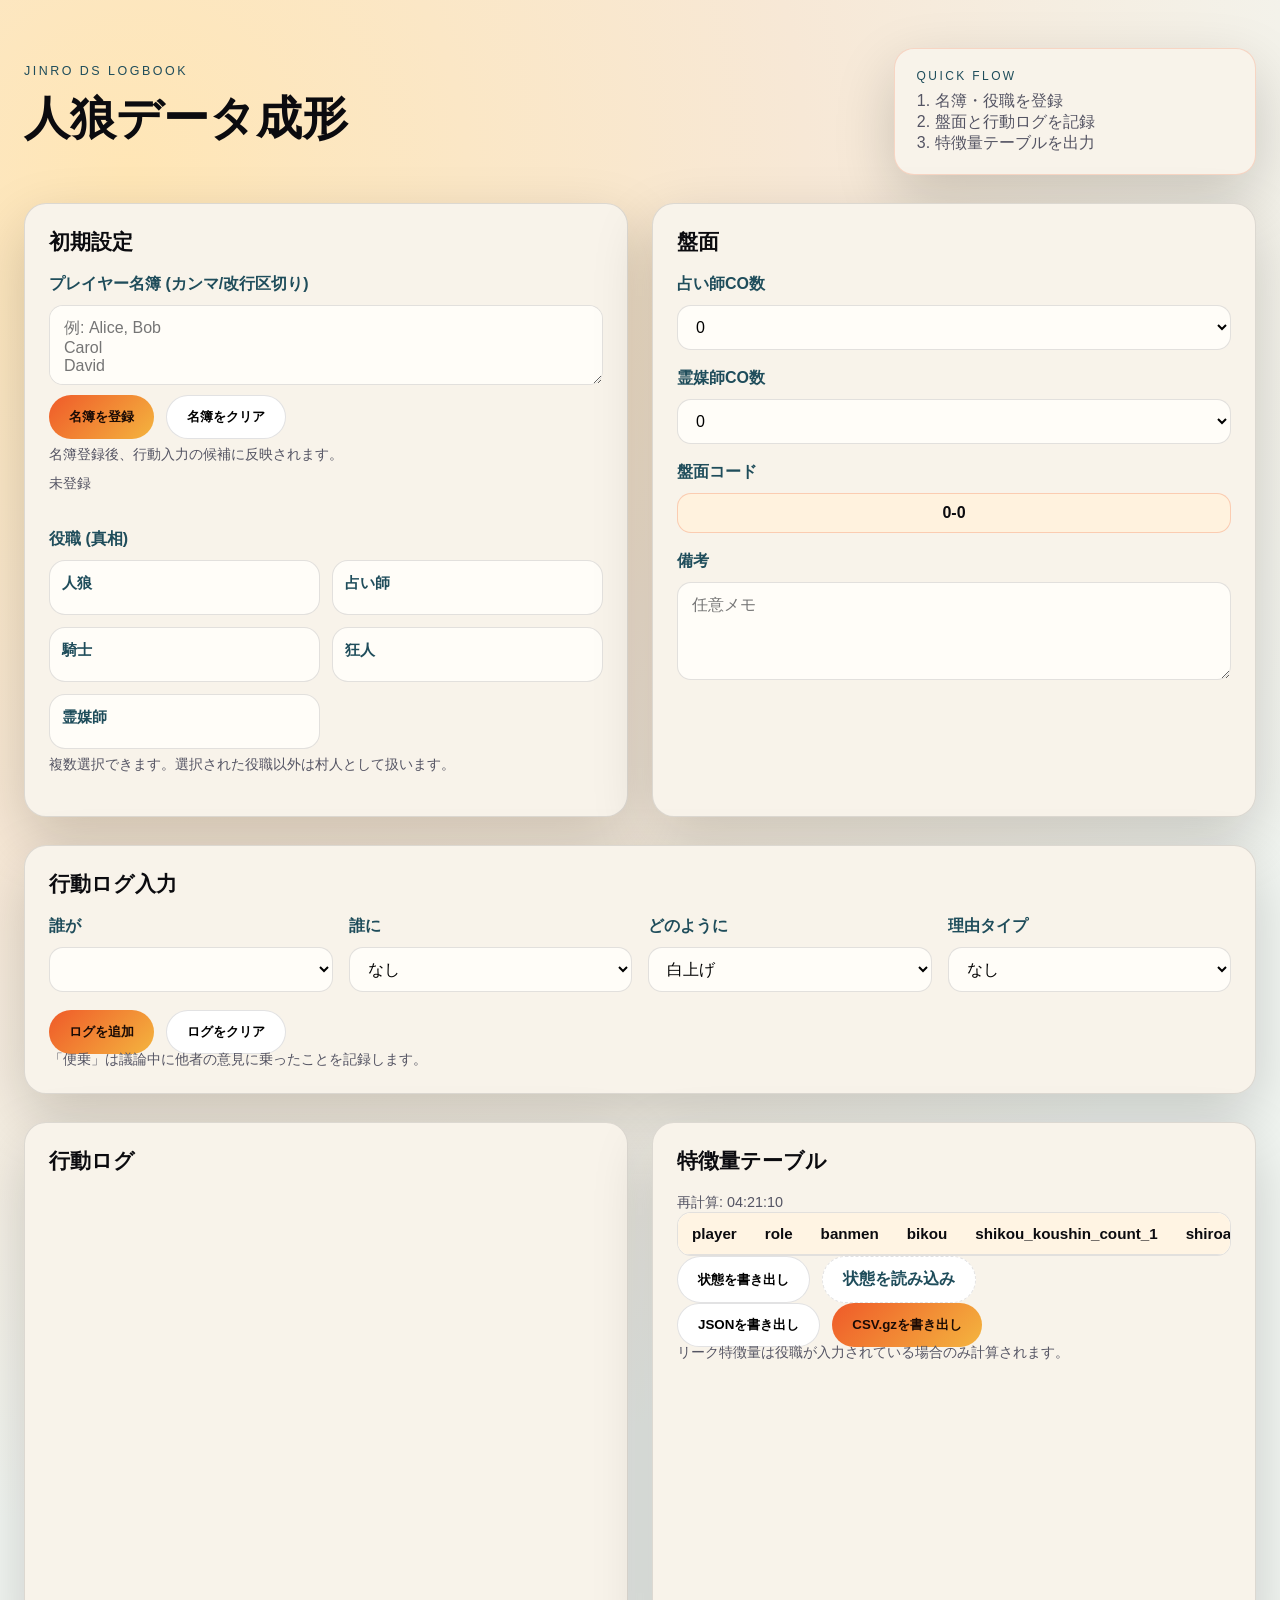
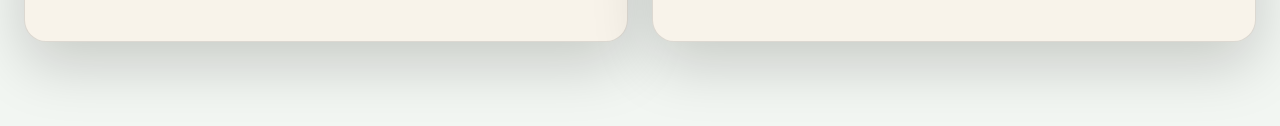
<file: Jinro-DS/index.html>
<!doctype html>
<html lang="ja">
  <head>
    <meta charset="utf-8" />
    <meta name="viewport" content="width=device-width, initial-scale=1" />
    <title>Jinro DS Logbook</title>
    <link rel="stylesheet" href="styles.css" />
  </head>
  <body>
    <main class="page">
      <header class="hero">
        <div>
          <p class="eyebrow">Jinro DS Logbook</p>
          <h1>人狼データ成形</h1>
        </div>
        <div class="hero-card">
          <p class="hero-label">Quick Flow</p>
          <ol>
            <li>名簿・役職を登録</li>
            <li>盤面と行動ログを記録</li>
            <li>特徴量テーブルを出力</li>
          </ol>
        </div>
      </header>

      <section class="grid">
        <section class="panel">
          <h2>初期設定</h2>
          <div class="field">
            <label for="player-names">プレイヤー名簿 (カンマ/改行区切り)</label>
            <textarea
              id="player-names"
              rows="3"
              placeholder="例: Alice, Bob&#10;Carol&#10;David"
            ></textarea>
            <div class="row">
              <button id="apply-players" class="primary">名簿を登録</button>
              <button id="clear-players" class="ghost">名簿をクリア</button>
            </div>
            <p class="help">名簿登録後、行動入力の候補に反映されます。</p>
            <p id="player-status" class="status">未登録</p>
            <div id="player-cards" class="player-cards"></div>
          </div>

          <div class="field">
            <label>役職 (真相)</label>
            <div class="role-grid">
              <div class="role-card">
                <span class="role-title">人狼</span>
                <div id="role-wolf" class="role-list" data-role="wolf"></div>
              </div>
              <div class="role-card">
                <span class="role-title">占い師</span>
                <div id="role-seer" class="role-list" data-role="seer"></div>
              </div>
              <div class="role-card">
                <span class="role-title">騎士</span>
                <div id="role-knight" class="role-list" data-role="knight"></div>
              </div>
              <div class="role-card">
                <span class="role-title">狂人</span>
                <div id="role-mad" class="role-list" data-role="mad"></div>
              </div>
              <div class="role-card">
                <span class="role-title">霊媒師</span>
                <div id="role-medium" class="role-list" data-role="medium"></div>
              </div>
            </div>
            <p class="help">複数選択できます。選択された役職以外は村人として扱います。</p>
          </div>
        </section>

        <section class="panel">
          <h2>盤面</h2>
          <div class="field">
            <label for="seer-count">占い師CO数</label>
            <select id="seer-count"></select>
          </div>
          <div class="field">
            <label for="medium-count">霊媒師CO数</label>
            <select id="medium-count"></select>
          </div>
          <div class="field">
            <label>盤面コード</label>
            <div id="banmen-code" class="badge">0-0</div>
          </div>
          <div class="field">
            <label for="note">備考</label>
            <textarea id="note" rows="4" placeholder="任意メモ"></textarea>
          </div>
        </section>
      </section>

      <section class="panel">
        <h2>行動ログ入力</h2>
        <div class="action-grid">
          <div class="field">
            <label for="actor">誰が</label>
            <select id="actor"></select>
          </div>
          <div class="field">
            <label for="target">誰に</label>
            <select id="target"></select>
          </div>
          <div class="field">
            <label for="action">どのように</label>
            <select id="action"></select>
          </div>
          <div class="field">
            <label for="reason">理由タイプ</label>
            <select id="reason"></select>
          </div>
        </div>
        <div class="row">
          <button id="add-log" class="primary">ログを追加</button>
          <button id="clear-logs" class="ghost">ログをクリア</button>
        </div>
        <p class="help">「便乗」は議論中に他者の意見に乗ったことを記録します。</p>
      </section>

      <section class="grid">
        <section class="panel log-panel">
          <h2>行動ログ</h2>
          <div id="log-list" class="log-list"></div>
        </section>

        <section class="panel">
          <h2>特徴量テーブル</h2>
          <div id="recalc-status" class="status">再計算: --:--:--</div>
          <div class="table-wrap">
            <table id="feature-table">
              <thead></thead>
              <tbody></tbody>
            </table>
          </div>
          <div class="row">
            <button id="export-state" class="ghost">状態を書き出し</button>
            <label class="ghost file-button">
              状態を読み込み
              <input id="import-state" type="file" accept=".json,application/json" hidden />
            </label>
          </div>
          <div class="row">
            <button id="export-json" class="ghost">JSONを書き出し</button>
            <button id="export-csv" class="primary">CSV.gzを書き出し</button>
          </div>
          <p class="help">リーク特徴量は役職が入力されている場合のみ計算されます。</p>
        </section>
      </section>
    </main>

    <script src="app.js?v=3"></script>
  </body>
</html>
</file>
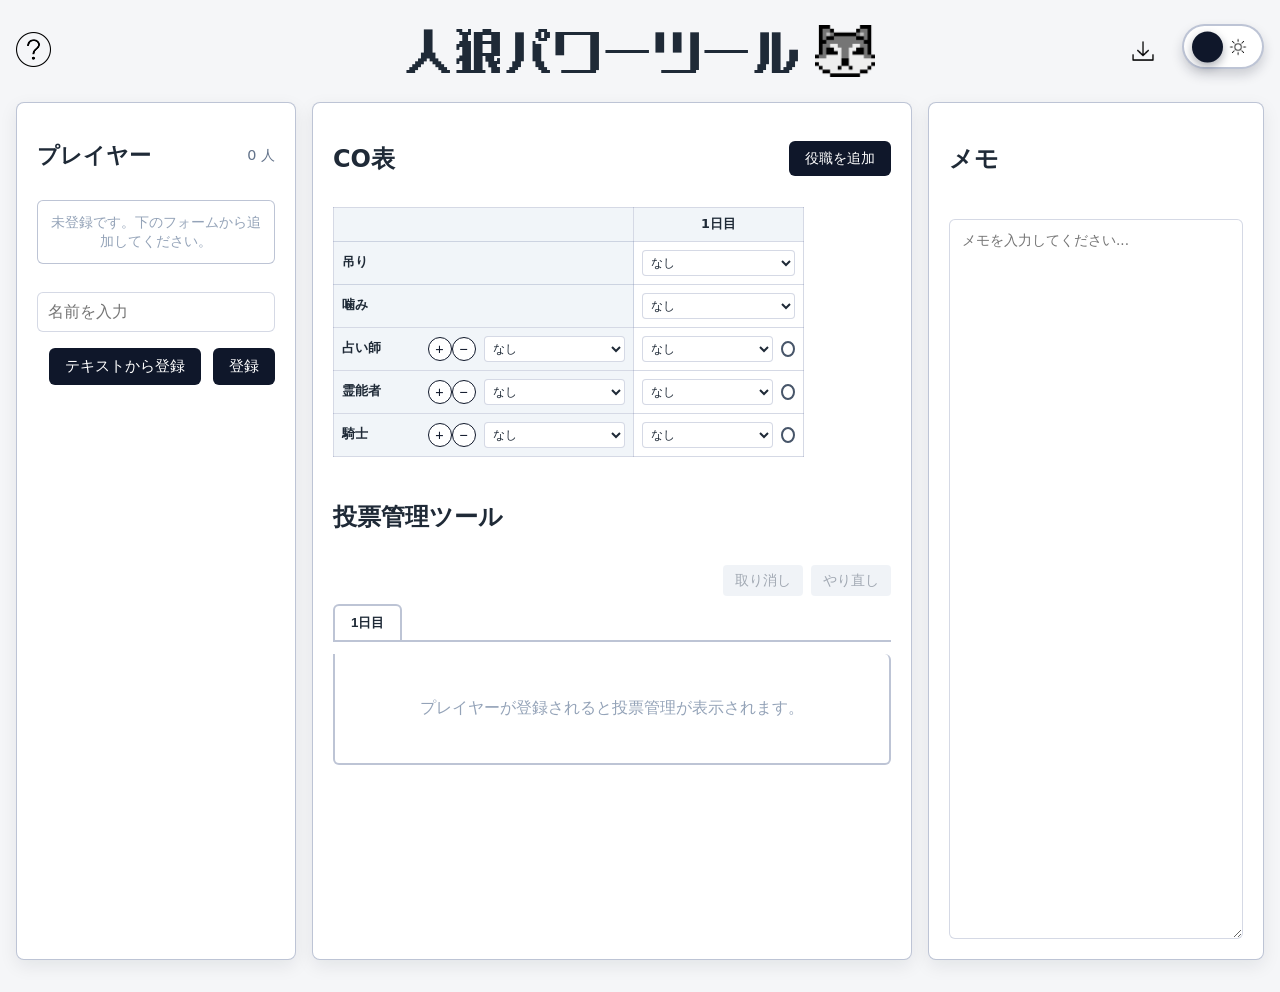
<file: jinro_tools/index.html>
<!DOCTYPE html>
<html lang="ja">
    <head>
        <meta charset="UTF-8">
        <meta name="viewport" content="width=device-width, initial-scale=1.0">
        <title>人狼パワーツール</title>
        <link rel="stylesheet" href="styles.css">
        <link rel="icon" href="images/okami_halloween_gray.png" type="image/png">
    </head>
<body>
    <div class="app">
        <header class="app-toolbar">
            <div class="toolbar-start">
                <img
                    src="images/hatena.png"
                    alt="つかいかた"
                    id="openHelpModalBtn"
                    class="toolbar-icon help-icon"
                    role="button"
                    tabindex="0"
                    aria-pressed="false"
                >
            </div>
            <div class="brand-logo">
                <span class="brand-text">人狼パワーツール</span>
                <img src="images/okami_halloween_gray.png" alt="" class="brand-icon brand-icon-light" aria-hidden="true">
                <img src="images/moon_yellow.png" alt="" class="brand-icon brand-icon-dark" aria-hidden="true">
            </div>
            <div class="toolbar-actions">
                <img
                    src="images/download_icon.png"
                    alt="試合まとめをダウンロード"
                    id="openExportModalBtn"
                    class="toolbar-icon download-icon"
                    role="button"
                    tabindex="0"
                    loading="lazy"
                    decoding="async"
                >
                <button type="button" id="themeToggle" class="theme-toggle" aria-pressed="false" aria-label="ダークモードに切り替え">
                    <span class="visually-hidden">テーマ切り替え</span>
                    <img src="images/moon_icon_2.png" alt="" class="theme-icon theme-icon-dark" width="28" height="28" loading="lazy" decoding="async">
                    <img src="images/taiyo_icon.png" alt="" class="theme-icon theme-icon-light" width="32" height="32" loading="lazy" decoding="async">
                </button>
            </div>
        </header>
        <main class="main-layout">
            <section class="panel players-panel">
                <div class="panel-header">
                    <h2>プレイヤー</h2>
                    <span class="count">0 人</span>
                </div>
                <form id="playerForm" class="player-form">
                    <ul class="players-list" id="playersList">
                        <li class="player-card empty">未登録です。下のフォームから追加してください。</li>
                    </ul>
                    <div class="input-row">
                        <input type="text" name="name" placeholder="名前を入力" required>
                    </div>
                    <div class="player-actions">
                        <button type="button" id="openBulkModalBtn">テキストから登録</button>
                        <button type="submit">登録</button>
                    </div>
                </form>
            </section>
            <section class="panel co-panel">
                <div class="panel-header co-header">
                    <h2>CO表</h2>
                    <button type="button" id="addRoleBtn" class="role-add-inline">役職を追加</button>
                </div>
                <div class="co-table-wrapper">
                    <table class="co-table" id="coTable"></table>
                </div>
                <div class="voting-panel">
                    <div class="panel-header">
                        <h2>投票管理ツール</h2>
                    </div>
                    <div class="voting-controls">
                        <button type="button" id="undoVoteBtn" disabled>取り消し</button>
                        <button type="button" id="redoVoteBtn" disabled>やり直し</button>
                    </div>
                    <div class="voting-tabs" id="votingTabs"></div>
                    <div class="voting-tab-content" id="votingContent"></div>
                </div>
            </section>
            <section class="panel memo-panel">
                <div class="panel-header">
                    <h2>メモ</h2>
                </div>
                <textarea class="memo-textarea" placeholder="メモを入力してください..."></textarea>
            </section>
        </main>
    </div>
    <div class="modal-overlay" id="helpModal" aria-hidden="true">
        <div class="modal help-modal">
            <p class="help-intro">読み込み中です...</p>
        </div>
    </div>
    <div class="modal-overlay" id="bulkModal" aria-hidden="true">
        <div class="modal">
            <div class="modal-header">
                <h3>テキストから登録</h3>
                <button type="button" class="modal-close" id="bulkModalClose" aria-label="閉じる">×</button>
            </div>
            <p class="modal-description">カンマや改行区切りで複数の名前を貼り付けてください。</p>
            <textarea id="bulkPlayersInput" class="bulk-textarea" rows="6" placeholder="太郎, 花子&#10;田中"></textarea>
            <div class="modal-actions">
                <button type="button" id="bulkCancelBtn">キャンセル</button>
                <button type="button" id="bulkSubmitBtn" class="primary">登録する</button>
            </div>
        </div>
    </div>
    <div class="modal-overlay" id="exportModal" aria-hidden="true">
        <div class="modal">
            <div class="modal-header">
                <h3>試合まとめをダウンロード</h3>
                <button type="button" class="modal-close" id="exportModalClose" aria-label="閉じる">×</button>
            </div>
            <p class="modal-description">試合結果と正解の配役を入力してください。</p>
            <label class="modal-field-label" for="exportResultInput">試合結果</label>
            <textarea id="exportResultInput" class="modal-textarea" rows="3" placeholder="例：村人勝ち / 狼負け"></textarea>
            <label class="modal-field-label" for="exportRolesInput">正解の配役</label>
            <textarea id="exportRolesInput" class="modal-textarea" rows="4" placeholder="例: 狼: 太郎, 花子&#10;占い: 山田"></textarea>
            <div class="modal-actions">
                <button type="button" id="exportCancelBtn">キャンセル</button>
                <button type="button" id="exportSubmitBtn" class="primary">エクスポート開始</button>
            </div>
        </div>
    </div>
    <script src="main.js"></script>
</body>
</html>
</file>
<file: Jinro-DS/styles.css>
:root {
  color-scheme: light;
  --ink: #0b0b0f;
  --muted: #545463;
  --paper: #f8f3ea;
  --paper-deep: #efe4d6;
  --accent: #ef5a29;
  --accent-2: #f4b53f;
  --accent-cool: #1f4d5b;
  --border: rgba(19, 19, 26, 0.12);
  --shadow: 0 22px 60px rgba(13, 10, 6, 0.18);
}

* {
  box-sizing: border-box;
}

body {
  margin: 0;
  font-family: "Space Grotesk", "DIN Alternate", "Trebuchet MS", sans-serif;
  color: var(--ink);
  background: radial-gradient(circle at 10% 10%, #ffe6b6, #f7e8d6 35%, #f2f6f2 70%);
  min-height: 100vh;
}

.page {
  max-width: 1600px;
  margin: 0 auto;
  padding: 48px 24px 84px;
  display: grid;
  gap: 28px;
}

.hero {
  display: grid;
  grid-template-columns: 1.4fr 0.6fr;
  gap: 24px;
  align-items: center;
}

.hero-card {
  background: var(--paper);
  padding: 20px 22px;
  border-radius: 20px;
  box-shadow: var(--shadow);
  border: 1px solid rgba(239, 90, 41, 0.2);
}

.hero-card ol {
  margin: 8px 0 0;
  padding-left: 18px;
  color: var(--muted);
}

.hero-label {
  margin: 0;
  font-size: 0.75rem;
  text-transform: uppercase;
  letter-spacing: 0.2em;
  color: var(--accent-cool);
}

.eyebrow {
  font-size: 0.78rem;
  letter-spacing: 0.2em;
  text-transform: uppercase;
  color: var(--accent-cool);
  margin: 0 0 10px;
}

h1 {
  font-size: clamp(2.3rem, 3.6vw, 3.6rem);
  margin: 0 0 10px;
}

h2 {
  margin: 0 0 18px;
  font-size: 1.3rem;
}

.subhead {
  margin: 0;
  color: var(--muted);
  max-width: 700px;
}

.grid {
  display: grid;
  grid-template-columns: repeat(auto-fit, minmax(320px, 1fr));
  gap: 24px;
}

.panel {
  background: var(--paper);
  border-radius: 22px;
  padding: 24px;
  box-shadow: var(--shadow);
  border: 1px solid var(--border);
  animation: riseIn 0.7s ease both;
}

@keyframes riseIn {
  from {
    opacity: 0;
    transform: translateY(20px) scale(0.98);
  }
  to {
    opacity: 1;
    transform: translateY(0) scale(1);
  }
}

.field {
  display: grid;
  gap: 10px;
  margin-bottom: 18px;
}

.row {
  display: flex;
  gap: 12px;
  flex-wrap: wrap;
}

label {
  font-weight: 600;
  color: var(--accent-cool);
}

input,
textarea,
select {
  width: 100%;
  padding: 12px 14px;
  border-radius: 14px;
  border: 1px solid var(--border);
  font-size: 1rem;
  background: #fffdf8;
  font-family: inherit;
}

textarea {
  resize: vertical;
}

button {
  border: none;
  padding: 12px 20px;
  border-radius: 999px;
  font-weight: 600;
  cursor: pointer;
  transition: transform 0.15s ease, box-shadow 0.2s ease;
  font-family: inherit;
}

button:hover {
  transform: translateY(-1px);
  box-shadow: 0 10px 20px rgba(12, 9, 6, 0.18);
}

.primary {
  background: linear-gradient(135deg, var(--accent), var(--accent-2));
  color: #1b0b05;
}

.ghost {
  background: #fff;
  border: 1px solid var(--border);
}

.file-button {
  display: inline-flex;
  align-items: center;
  justify-content: center;
  gap: 8px;
  color: var(--accent-cool);
  border-style: dashed;
  border-radius: 999px;
  transition: transform 0.15s ease, box-shadow 0.2s ease;
  cursor: pointer;
  padding: 12px 20px;
  font-weight: 600;
  font-family: inherit;
}

.file-button:hover {
  transform: translateY(-1px);
  box-shadow: 0 10px 20px rgba(12, 9, 6, 0.18);
}

.help {
  margin: -4px 0 0;
  font-size: 0.9rem;
  color: var(--muted);
}

.badge {
  display: inline-flex;
  align-items: center;
  justify-content: center;
  padding: 10px 14px;
  border-radius: 14px;
  background: #fff2de;
  border: 1px solid rgba(239, 90, 41, 0.25);
  font-weight: 600;
}

.action-grid {
  display: grid;
  grid-template-columns: repeat(auto-fit, minmax(200px, 1fr));
  gap: 16px;
}

.table-wrap {
  overflow-x: auto;
  border-radius: 14px;
  border: 1px solid var(--border);
  background: #fffdf8;
}

table {
  width: 100%;
  border-collapse: collapse;
  min-width: 520px;
}

th,
td {
  padding: 12px 14px;
  border-bottom: 1px solid var(--border);
  text-align: left;
  font-size: 0.95rem;
}

th {
  background: #fff4e3;
  position: sticky;
  top: 0;
  z-index: 1;
}

.role-grid {
  display: grid;
  grid-template-columns: repeat(auto-fit, minmax(200px, 1fr));
  gap: 12px;
}

.role-card {
  display: grid;
  gap: 8px;
  padding: 12px;
  border-radius: 16px;
  border: 1px solid var(--border);
  background: #fffdf8;
}

.role-title {
  font-weight: 600;
  color: var(--accent-cool);
  font-size: 0.95rem;
}

.role-list {
  display: grid;
  gap: 6px;
  max-height: 180px;
  overflow-y: auto;
  padding-right: 4px;
}

.role-item {
  display: flex;
  align-items: center;
  gap: 8px;
  padding: 6px 10px;
  border-radius: 999px;
  border: 1px solid var(--border);
  background: #fff;
  font-size: 0.9rem;
}

.role-chip {
  border: 1px solid var(--border);
  border-radius: 999px;
  padding: 6px 12px;
  background: #fff;
  cursor: pointer;
  font-weight: 600;
  font-size: 0.9rem;
  transition: transform 0.12s ease, box-shadow 0.2s ease, background 0.2s ease;
}

.role-chip:hover {
  transform: translateY(-1px);
  box-shadow: 0 8px 16px rgba(12, 9, 6, 0.12);
}

.role-chip.active {
  color: #1b0b05;
}

.role-list[data-role="wolf"] .role-chip.active {
  background: #f36b3a;
}

.role-list[data-role="seer"] .role-chip.active {
  background: #f7c24c;
}

.role-list[data-role="knight"] .role-chip.active {
  background: #7fc2c6;
}

.role-list[data-role="mad"] .role-chip.active {
  background: #d9a7ff;
}

.role-list[data-role="medium"] .role-chip.active {
  background: #8fd3a6;
}

.player-cards {
  display: flex;
  flex-wrap: wrap;
  gap: 8px;
  margin-top: 8px;
}

.player-card {
  padding: 6px 12px;
  border-radius: 999px;
  background: #fffdf8;
  border: 1px solid var(--border);
  font-weight: 600;
  font-size: 0.9rem;
}

.status {
  font-size: 0.9rem;
  color: var(--muted);
  margin: 0;
}

.status.error {
  color: #8a1d1d;
  font-weight: 600;
}

.table-wrap.recalc {
  animation: recalcPulse 0.6s ease;
}

@keyframes recalcPulse {
  0% {
    box-shadow: 0 0 0 rgba(244, 181, 63, 0);
  }
  50% {
    box-shadow: 0 0 0 3px rgba(244, 181, 63, 0.35);
  }
  100% {
    box-shadow: 0 0 0 rgba(244, 181, 63, 0);
  }
}

.danger {
  background: #ffe0e0;
  color: #6a1414;
}

.log-panel {
  display: grid;
  grid-template-rows: auto 1fr;
  height: 520px;
}

.log-list {
  display: grid;
  gap: 12px;
  max-height: 100%;
  overflow-y: auto;
  padding-right: 4px;
}

.log-card {
  display: grid;
  grid-template-columns: 1fr 1fr 1fr 1fr auto;
  gap: 12px;
  align-items: center;
  padding: 12px 14px;
  border-radius: 16px;
  border: 1px solid var(--border);
  background: #fffdf8;
}

.log-actions {
  display: flex;
  gap: 6px;
  flex-wrap: wrap;
}

.log-tag {
  font-weight: 600;
  color: var(--accent-cool);
}

.log-value {
  font-weight: 600;
}

@media (max-width: 900px) {
  .hero {
    grid-template-columns: 1fr;
  }
}

@media (max-width: 720px) {
  button {
    width: 100%;
  }

  table {
    min-width: 420px;
  }
}
</file>
<file: jinro_tools/styles.css>
:root {
    font-family: "Noto Sans JP", system-ui, -apple-system, BlinkMacSystemFont, "Segoe UI", sans-serif;
    color: var(--color-text);
    background-color: var(--color-bg);
    --color-text: #1f2a37;
    --color-bg: #f5f6f8;
    --color-panel: #ffffff;
    --color-panel-muted: #f8fafc;
    --color-border: rgba(125, 138, 174, 0.32);
    --color-border-strong: rgba(99, 115, 155, 0.42);
    --color-primary: #0f172a;
    --color-primary-contrast: #ffffff;
    --color-muted: #64748b;
    --color-secondary-text: #475569;
    --color-muted-strong: #94a3b8;
    --color-table-head: #f1f5f9;
    --color-neutral-bg: #e2e8f0;
    --color-danger: #dc2626;
    --color-marker-dark: #0f172a;
    --color-control-bg: #ffffff;
    --color-inline-btn: #0f172a;
}

@font-face {
    font-family: "CPPeriod";
    src: url("./fonts/cp_period.ttf") format("truetype");
    font-display: swap;
}

:root[data-theme="dark"] {
    --color-text: #e2e8f0;
    --color-bg: #0f172a;
    --color-panel: #1e293b;
    --color-panel-muted: #14213d;
    --color-border: rgba(148, 170, 220, 0.42);
    --color-border-strong: rgba(168, 190, 235, 0.48);
    --color-primary: #f8fafc;
    --color-primary-contrast: #0f172a;
    --color-muted: #cbd5f5;
    --color-secondary-text: #cbd5f5;
    --color-muted-strong: #94a3b8;
    --color-table-head: #1f2937;
    --color-neutral-bg: #1f2937;
    --color-danger: #f87171;
    --color-marker-dark: #f8fafc;
    --color-control-bg: #0f172a;
    --color-inline-btn: #f8fafc;
}

* {
    box-sizing: border-box;
}

body {
    margin: 0;
    min-height: 100vh;
    background-color: var(--color-bg);
    color: var(--color-text);
    transition: background-color 0.2s ease, color 0.2s ease;
}

.app {
    width: 100%;
    margin: 0;
    padding: 24px 16px 32px;
}

.app-branding {
    text-align: center;
    padding-bottom: 16px;
}

.brand-logo {
    font-family: "CPPeriod", "Noto Sans JP", system-ui, sans-serif;
    font-size: 2.9rem;
    letter-spacing: 0.08em;
    color: var(--color-text);
    text-align: center;
    display: inline-block;
    position: relative;
    padding-right: 72px;
}

.brand-text {
    display: inline-block;
}

.brand-icon {
    width: 60px;
    height: 60px;
    object-fit: contain;
    display: none;
    position: absolute;
    top: 50%;
    right: 0;
    transform: translateY(-50%);
}

:root:not([data-theme="dark"]) .brand-icon-light {
    display: inline-block;
}

:root[data-theme="dark"] .brand-icon-dark {
    display: inline-block;
}
.app-toolbar {
    display: grid;
    grid-template-columns: 1fr auto 1fr;
    align-items: center;
    margin-bottom: 24px;
    gap: 16px;
}

.toolbar-start {
    grid-column: 1;
    justify-self: flex-start;
}

.app-toolbar .brand-logo {
    grid-column: 2;
    justify-self: center;
}

.toolbar-actions {
    display: flex;
    gap: 12px;
    grid-column: 3;
    justify-self: end;
}

@media (max-width: 640px) {
    .app-toolbar {
        grid-template-columns: 1fr;
        justify-items: center;
    }

    .toolbar-start {
        grid-column: 1;
        justify-self: center;
    }

    .app-toolbar .brand-logo {
        grid-column: 1;
    }

    .toolbar-actions {
        grid-column: 1;
        justify-self: center;
        flex-wrap: wrap;
        justify-content: center;
    }
}

.export-btn {
    border: 2px solid var(--color-border-strong);
    background: var(--color-panel);
    border-radius: 50%;
    cursor: pointer;
    width: 45px;
    height: 45px;
    display: inline-flex;
    align-items: center;
    justify-content: center;
    transition: background 0.2s ease, border-color 0.2s ease, box-shadow 0.2s ease;
    box-shadow: 0 6px 12px rgba(15, 23, 42, 0.18);
}

.export-btn:hover {
    background: var(--color-primary);
    border-color: var(--color-primary);
}

.export-icon {
    width: 40px;
    height: 40px;
    object-fit: contain;
    filter: brightness(0) saturate(100%);
}

.export-btn:hover .export-icon {
    filter: brightness(0) saturate(100%) invert(1);
}

.export-btn:hover .export-icon {
    filter: brightness(0) saturate(100%) invert(1);
}

:root[data-theme="dark"] .export-btn {
    background: #0f1a38;
    border-color: rgba(255, 255, 255, 0.8);
}

:root[data-theme="dark"] .export-icon {
    filter: brightness(0) saturate(100%) invert(1);
}

:root[data-theme="dark"] .export-btn:hover {
    background: #ffffff;
    border-color: #ffffff;
}

:root[data-theme="dark"] .export-btn:hover .export-icon {
    filter: brightness(0) saturate(100%) invert(19%) sepia(28%) saturate(1060%) hue-rotate(192deg) brightness(88%) contrast(92%);
}

:root[data-theme="dark"] .export-btn:hover .export-icon {
    filter: none;
    filter: brightness(0) saturate(100%) invert(20%) sepia(13%) saturate(2910%) hue-rotate(200deg) brightness(90%) contrast(90%);
}

.toolbar-icon {
    width: 44px;
    height: 44px;
    cursor: pointer;
    object-fit: contain;
    display: inline-block;
    transition: filter 0.2s ease;
    filter: brightness(0) saturate(100%);
}

.help-icon {
    width: 35px;
    height: 35px;
    filter: brightness(0) saturate(100%);
}

.download-icon {
    width: 54px;
    height: 54px;
    filter: brightness(0) saturate(100%);
}

:root[data-theme="dark"] .help-icon,
:root[data-theme="dark"] .download-icon {
    filter: invert(1) contrast(110%);
}

.theme-toggle {
    width: 82px;
    height: 45px;
    border-radius: 999px;
    border: 2px solid var(--color-border-strong);
    background: var(--color-panel);
    cursor: pointer;
    transition: background 0.2s ease, border-color 0.2s ease, box-shadow 0.2s ease;
    box-shadow: 0 6px 12px rgba(15, 23, 42, 0.18);
    position: relative;
    padding: 0;
}

.theme-toggle::after {
    content: "";
    position: absolute;
    top: 50%;
    left: 8px;
    width: 31px;
    height: 31px;
    border-radius: 50%;
    background: #0f172a;
    transform: translate(0, -50%);
    transition: transform 0.25s ease, background 0.25s ease;
    box-shadow: 0 4px 10px rgba(15, 23, 42, 0.35);
    z-index: 1;
}

.theme-icon {
    width: 22px;
    height: 22px;
    object-fit: contain;
    pointer-events: none;
    position: absolute;
    top: 50%;
    transform: translateY(-50%);
    display: none;
    z-index: 0;
}

.theme-icon-light {
    right: 8px;
    width: 32px;
    height: 32px;
    filter: brightness(0) saturate(100%);
}

.theme-icon-dark {
    left: 14px;
    filter: brightness(0) saturate(100%) invert(1);
}

:root:not([data-theme="dark"]) .theme-icon-light {
    display: block;
}

:root[data-theme="dark"] .theme-icon-dark {
    display: block;
}

.theme-toggle:hover {
    border-color: var(--color-primary);
}

:root[data-theme="dark"] .theme-toggle {
    background: rgba(255, 255, 255, 0.08);
    border-color: rgba(255, 255, 255, 0.8);
}

:root[data-theme="dark"] .theme-toggle::after {
    background: #ffffff;
    transform: translate(36px, -50%);
}

.main-layout {
    display: grid;
    grid-template-columns: 280px minmax(0, 1fr) 336px;
    gap: 16px;
}

.panel {
    background: var(--color-panel);
    border-radius: 8px;
    padding: 20px;
    box-shadow: 0 6px 18px rgba(15, 23, 42, 0.08);
    border: 1px solid var(--color-border-strong);
}

.players-panel {
    font-size: 0.9rem;
}

.players-panel input,
.players-panel button,
.players-panel .player-card,
.players-panel .player-edit-input {
    font-size: 0.9rem;
}

.panel-header {
    display: flex;
    justify-content: space-between;
    align-items: center;
    margin-bottom: 12px;
}

.count {
    font-size: 0.9rem;
    color: var(--color-muted);
}

.player-form {
    display: flex;
    flex-direction: column;
    gap: 16px;
}

.input-row input {
    width: 100%;
    padding: 10px;
    border: 1px solid var(--color-border);
    border-radius: 6px;
    font-size: 1rem;
    background: var(--color-control-bg);
    color: var(--color-text);
}

.input-row input:focus {
    outline: none;
    border-color: var(--color-primary);
    box-shadow: 0 0 0 2px rgba(37, 99, 235, 0.2);
}

.bulk-textarea {
    width: 100%;
    padding: 10px;
    border: 1px solid var(--color-border);
    border-radius: 6px;
    font-size: 0.95rem;
    resize: vertical;
    font-family: inherit;
    background: var(--color-control-bg);
    color: var(--color-text);
}

.players-list {
    list-style: none;
    margin: 0;
    padding: 0;
    display: flex;
    flex-direction: column;
    gap: 12px;
}

.players-list + .input-row {
    margin-top: 12px;
}

.player-card {
    border: 1px solid var(--color-border-strong);
    border-radius: 6px;
    padding: 12px;
    display: flex;
    justify-content: space-between;
    align-items: center;
    gap: 12px;
    cursor: pointer;
    background: var(--color-panel);
}

.player-card.empty {
    text-align: center;
    color: var(--color-muted-strong);
    display: block;
}

.player-edit-input {
    flex: none;
    width: calc(100% - 40px);
    padding: 6px 8px;
    border: 1px solid var(--color-border);
    border-radius: 4px;
    font-size: 1rem;
    background: var(--color-control-bg);
    color: var(--color-text);
}

.player-card-actions {
    display: none;
    gap: 8px;
}

.player-card.editing {
    cursor: default;
}

.player-card.editing .player-card-actions {
    display: flex;
    margin-left: auto;
}

.player-actions {
    display: flex;
    justify-content: flex-end;
    gap: 12px;
}

.player-actions button {
    background: var(--color-primary);
    color: var(--color-primary-contrast);
    border: none;
    border-radius: 6px;
    padding: 8px 16px;
    font-size: 0.95rem;
    cursor: pointer;
    transition: opacity 0.2s ease;
}

.player-card-actions button {
    background: transparent;
    color: var(--color-danger);
    border: 1px solid var(--color-danger);
    border-radius: 50%;
    width: 28px;
    height: 28px;
    font-size: 1rem;
    line-height: 1;
    cursor: pointer;
    transition: background 0.2s ease, color 0.2s ease;
}

.player-actions button:hover {
    opacity: 0.85;
}

.player-card-actions button:hover {
    background: var(--color-danger);
    color: var(--color-primary-contrast);
}

.modal-overlay {
    position: fixed;
    inset: 0;
    background: rgba(15, 23, 42, 0.5);
    display: none;
    align-items: center;
    justify-content: center;
    padding: 16px;
    z-index: 100;
}

.modal-overlay.open {
    display: flex;
}

.modal {
    background: var(--color-panel);
    border-radius: 10px;
    padding: 20px;
    width: min(420px, 100%);
    box-shadow: 0 15px 40px rgba(15, 23, 42, 0.2);
    display: flex;
    flex-direction: column;
    gap: 12px;
    border: 1px solid var(--color-border-strong);
}

.modal-header {
    display: flex;
    align-items: center;
    justify-content: space-between;
    gap: 12px;
}

.modal-header h3 {
    margin: 0;
    font-size: 1.35rem;
}

.modal-close {
    background: transparent;
    border: none;
    font-size: 1.2rem;
    line-height: 1;
    cursor: pointer;
}

.modal-description {
    margin: 0;
    font-size: 0.95rem;
    color: var(--color-secondary-text);
}

.modal-field-label {
    font-size: 0.85rem;
    color: var(--color-secondary-text);
}

.modal-textarea {
    width: 100%;
    padding: 10px;
    border: 1px solid var(--color-border);
    border-radius: 6px;
    font-size: 0.9rem;
    font-family: inherit;
    resize: vertical;
    background: var(--color-control-bg);
    color: var(--color-text);
}

.modal-actions {
    display: flex;
    justify-content: flex-end;
    gap: 12px;
}

.modal-actions button {
    background: var(--color-neutral-bg);
    color: var(--color-text);
    border: none;
    border-radius: 6px;
    padding: 8px 16px;
    font-size: 0.95rem;
    cursor: pointer;
    transition: opacity 0.2s ease;
}

.modal-actions button.primary {
    background: var(--color-primary);
    color: var(--color-primary-contrast);
}

.modal-actions button:hover {
    opacity: 0.85;
}

.help-modal {
    width: min(900px, 100%);
    max-height: calc(100vh - 96px);
    overflow-y: auto;
}

.help-intro {
    margin: 0;
    font-size: 0.95rem;
    color: var(--color-secondary-text);
}

.help-list {
    margin: 0;
    padding: 12px 0 0;
    display: flex;
    flex-direction: column;
    gap: 16px;
}

.help-section h4 {
    margin: 0 0 4px;
    font-size: 1.15rem;
    color: var(--color-secondary-text);
}

.help-section p {
    margin: 0;
    font-size: 0.95rem;
    color: var(--color-text);
    line-height: 1.5;
}

.help-section-image {
    width: 100%;
    max-width: 820px;
    border-radius: 8px;
    margin-top: 8px;
    border: 1px solid var(--color-border);
    box-shadow: 0 6px 18px rgba(15, 23, 42, 0.08);
}

.co-table-wrapper {
    width: 100%;
    max-width: 100%;
    overflow-x: auto;
}

.co-table {
    width: auto;
    border-collapse: collapse;
    table-layout: fixed;
    background: var(--color-panel);
}

.co-table thead th {
    position: sticky;
    top: 0;
    z-index: 2;
    background: var(--color-table-head);
    color: var(--color-text);
}

.co-table th,
.co-table td {
    border: 1px solid var(--color-border);
    padding: 8px;
    text-align: center;
    font-size: 0.8rem;
}

.zero-day-empty {
    background: var(--color-panel-muted);
}

.co-table td.disabled-cell {
    background: var(--color-neutral-bg);
    opacity: 0.7;
}

.co-table td.disabled-cell select {
    background: transparent;
}

.co-table th {
    background: var(--color-table-head);
    font-weight: 600;
}

.co-table select {
    width: 100%;
    padding: 4px;
    border: 1px solid var(--color-border);
    border-radius: 4px;
    font-size: 0.75rem;
    background: var(--color-control-bg);
    color: var(--color-text);
}

.co-cell-content {
    display: flex;
    align-items: center;
    justify-content: center;
    gap: 8px;
}

.marker-toggle {
    width: 16px;
    height: 16px;
    border-radius: 50%;
    border: 2px solid var(--color-secondary-text);
    background: #ffffff;
    cursor: pointer;
    padding: 0;
    display: inline-flex;
    align-items: center;
    justify-content: center;
    aspect-ratio: 1 / 1;
    transition: box-shadow 0.2s ease;
}

.marker-toggle[data-color="black"] {
    background: #0f172a;
}

.marker-toggle:focus-visible {
    outline: 2px solid var(--color-primary);
    outline-offset: 2px;
}

.role-cell {
    position: relative;
    padding: 4px 8px;
}

.role-inline-actions {
    display: flex;
    gap: 0;
    margin-left: 0;
    margin-right: 0;
}

.role-inline-btn {
    background: var(--color-panel);
    color: var(--color-inline-btn);
    border: 1px solid var(--color-inline-btn);
    border-radius: 50%;
    width: 24px;
    height: 24px;
    font-size: 0.9rem;
    line-height: 1;
    cursor: pointer;
    transition: background 0.2s ease, color 0.2s ease;
}

.role-inline-btn.remove {
    color: var(--color-inline-btn);
    border-color: var(--color-inline-btn);
}

.role-inline-btn:hover,
.role-inline-btn.remove:hover {
    background: var(--color-inline-btn);
    color: var(--color-primary-contrast);
}

.role-add-inline {
    background: var(--color-primary);
    color: var(--color-primary-contrast);
    border: none;
    border-radius: 6px;
    padding: 8px 16px;
    font-size: 0.9rem;
    cursor: pointer;
    transition: opacity 0.2s ease;
}

.role-add-inline:hover {
    opacity: 0.85;
}

.voting-panel {
    margin-top: 24px;
}

.voting-controls {
    display: flex;
    justify-content: flex-end;
    gap: 8px;
    margin-bottom: 8px;
}

.voting-controls button {
    background: var(--color-neutral-bg);
    color: var(--color-secondary-text);
    border: none;
    border-radius: 4px;
    padding: 6px 12px;
    font-size: 0.9rem;
    cursor: pointer;
    transition: opacity 0.2s ease;
}

.voting-controls button:disabled {
    opacity: 0.5;
    cursor: not-allowed;
}

.voting-controls button:not(:disabled):hover {
    opacity: 0.85;
}

.voting-tabs {
    display: flex;
    gap: 8px;
    border-bottom: 2px solid var(--color-border-strong);
    margin-bottom: 12px;
}

.voting-tab {
    padding: 8px 16px;
    border: none;
    border-radius: 6px 6px 0 0;
    background: var(--color-neutral-bg);
    cursor: pointer;
    font-weight: 600;
    color: var(--color-secondary-text);
}

.voting-tab.active {
    background: var(--color-panel);
    border: 2px solid var(--color-border-strong);
    border-bottom: none;
    color: var(--color-text);
}

.voting-tab-content {
    border: 2px solid var(--color-border-strong);
    border-top: none;
    border-radius: 0 6px 6px 6px;
    padding: 16px;
    background: var(--color-panel);
}

.voting-empty {
    text-align: center;
    color: var(--color-muted-strong);
    padding: 12px 0;
}

.voting-layout {
    display: grid;
    grid-template-columns: 2.2fr 1.3fr;
    gap: 24px;
}

.voting-visual {
    position: relative;
    padding: 0 48px;
}

.voting-lines {
    position: absolute;
    top: 0;
    left: 0;
    width: 100%;
    height: 100%;
    pointer-events: none;
}

.voting-rows {
    display: flex;
    flex-direction: column;
    gap: 12px;
}

.voting-row {
    display: grid;
    grid-template-columns: 0.9fr 80px 0.9fr;
    align-items: center;
    gap: 16px;
}

.voting-header {
    font-weight: 600;
    color: var(--color-secondary-text);
}

.voting-column-title {
    text-align: left;
}

.voter-title {
    display: flex;
    justify-content: flex-end;
    padding-right: 24px;
}

.target-title {
    display: flex;
    justify-content: flex-start;
    padding-left: 24px;
}
.co-table th:first-child {
    text-align: left;
    width: 300px;
    min-width: 300px;
}

.co-table th:not(:first-child),
.co-table td:not(:first-child) {
    width: 170px;
    min-width: 170px;
}

.voting-item {
    display: flex;
    align-items: center;
    gap: 12px;
}

.voting-item-left {
    flex-direction: row-reverse;
    text-align: right;
}

.vote-dot {
    width: 18px;
    height: 18px;
    border-radius: 50%;
    border: 2px solid #0f172a;
    display: inline-block;
    background: #ffffff;
    transition: transform 0.1s ease, box-shadow 0.2s ease, background-color 0.2s ease, border-color 0.2s ease;
}

.vote-name {
    flex: 1;
    font-size: 0.95rem;
    color: var(--color-text);
}

:root[data-theme="dark"] .vote-dot {
    background: transparent;
    border-color: #ffffff;
}

:root[data-theme="dark"] .vote-dot.pending,
:root[data-theme="dark"] .voting-item.has-vote .vote-dot,
:root[data-theme="dark"] .voting-item.targeted .vote-dot {
    background: #ffffff;
    border-color: #ffffff;
}

.vote-dot.pending,
.voting-item.has-vote .vote-dot,
.voting-item.targeted .vote-dot {
    background: #0f172a;
    border-color: #0f172a;
}

.vote-connection {
    stroke-width: 3;
    stroke-linecap: round;
    opacity: 0.9;
    stroke: #0f172a;
}

:root[data-theme="dark"] .vote-connection {
    stroke: #ffffff;
}


.voting-summary h3 {
    margin-top: 0;
    font-size: 0.9rem;
    color: var(--color-text);
}

.voting-summary-table {
    width: 100%;
    border-collapse: collapse;
    font-size: 0.85rem;
}

.voting-summary-table th,
.voting-summary-table td {
    border: 1px solid var(--color-border);
    padding: 8px;
    text-align: left;
}

.voting-summary-table th {
    background: var(--color-table-head);
    font-weight: 600;
}

.role-cell-menu {
    cursor: pointer;
}

.role-header-content {
    display: flex;
    align-items: center;
    gap: 8px;
    justify-content: space-between;
}

.role-name {
    flex: 1;
    min-width: 0;
    text-align: left;
    margin-right: 0;
}

.role-name.role-name-medium {
    font-size: 0.9rem;
}

.role-name.role-name-small {
    font-size: 0.8rem;
}

.role-assignment-select {
    flex: 0 0 50%;
    min-width: 120px;
    padding: 4px;
    border: 1px solid var(--color-border);
    border-radius: 4px;
    font-size: 0.9rem;
    margin-left: 0;
}

@media (max-width: 800px) {
    .main-layout {
        grid-template-columns: 1fr;
    }
}

.memo-panel {
    display: flex;
    flex-direction: column;
    gap: 12px;
}

.memo-textarea {
    width: 100%;
    min-height: 720px;
    padding: 12px;
    border: 1px solid var(--color-border);
    border-radius: 6px;
    font-size: 0.85rem;
    resize: vertical;
    font-family: inherit;
    background: var(--color-panel);
    color: var(--color-text);
}
.visually-hidden {
    position: absolute;
    width: 1px;
    height: 1px;
    padding: 0;
    margin: -1px;
    overflow: hidden;
    clip: rect(0, 0, 0, 0);
    white-space: nowrap;
    border: 0;
}
</file>
